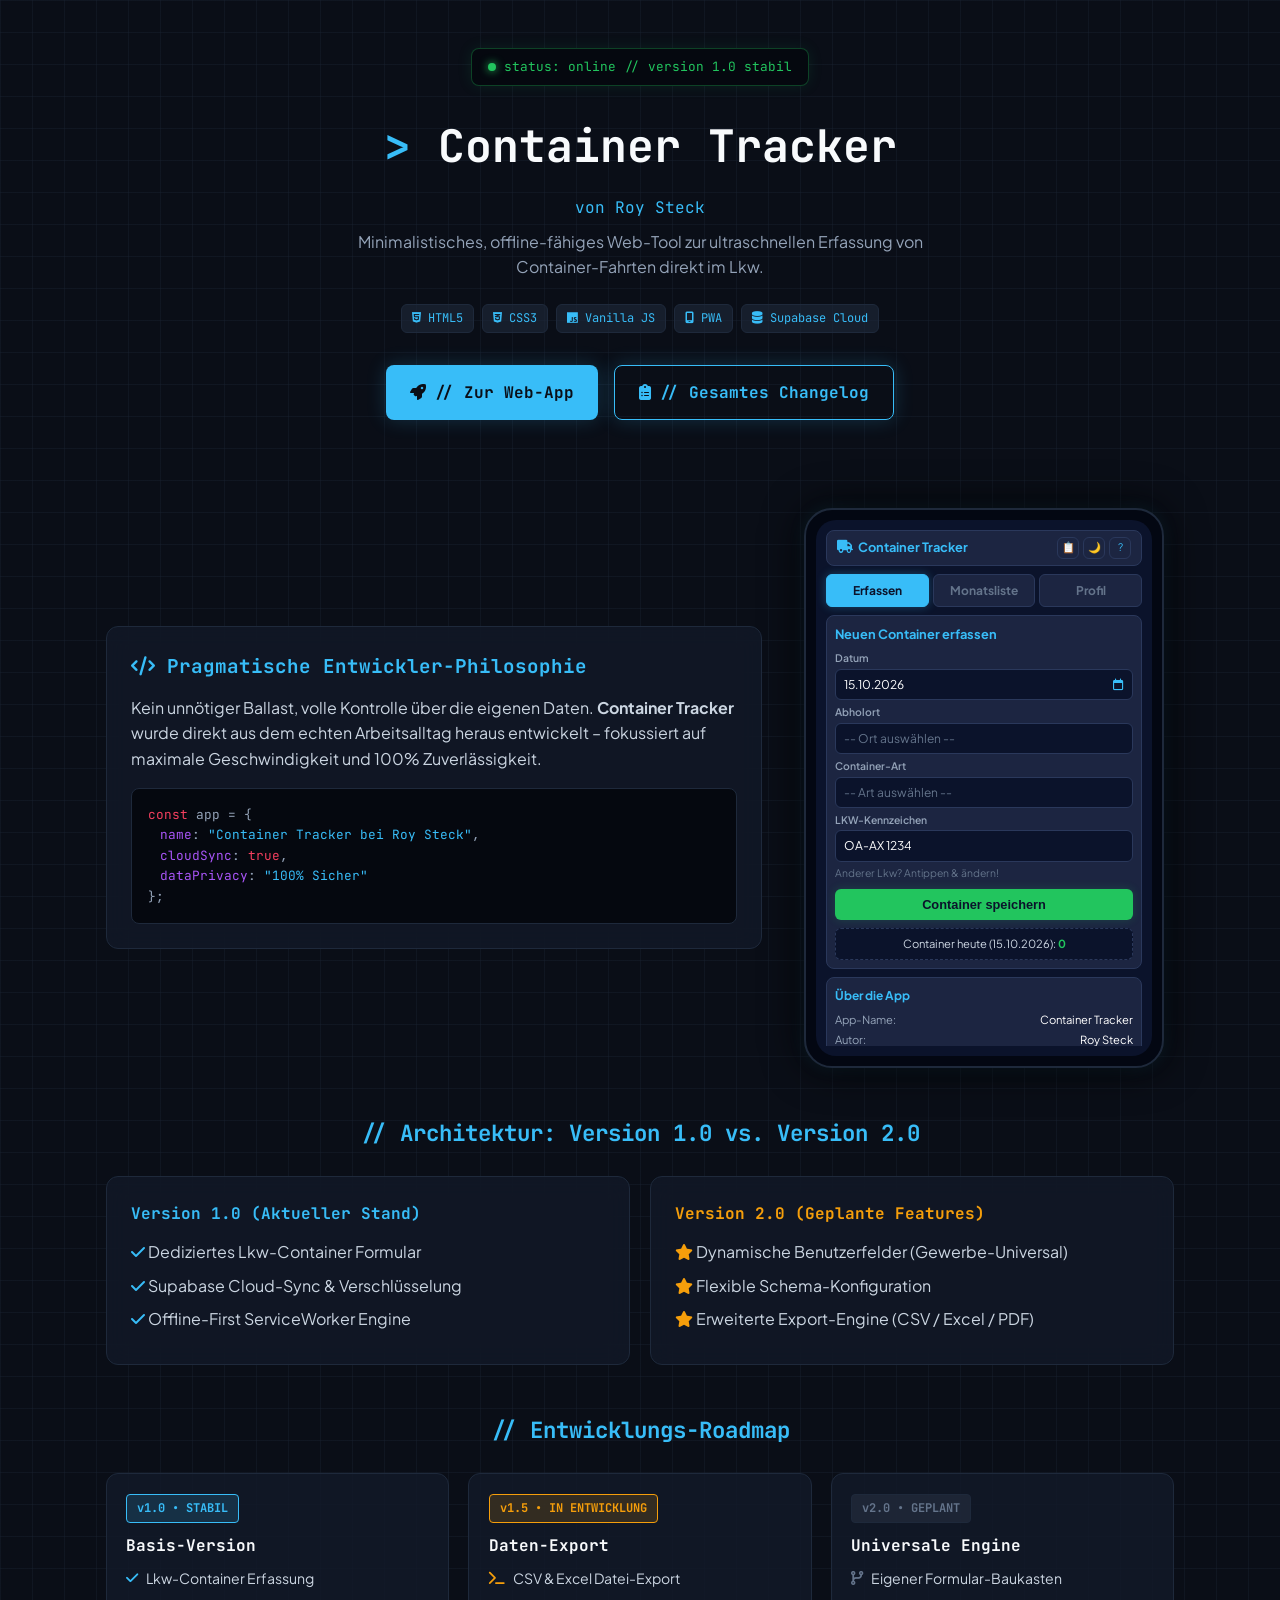
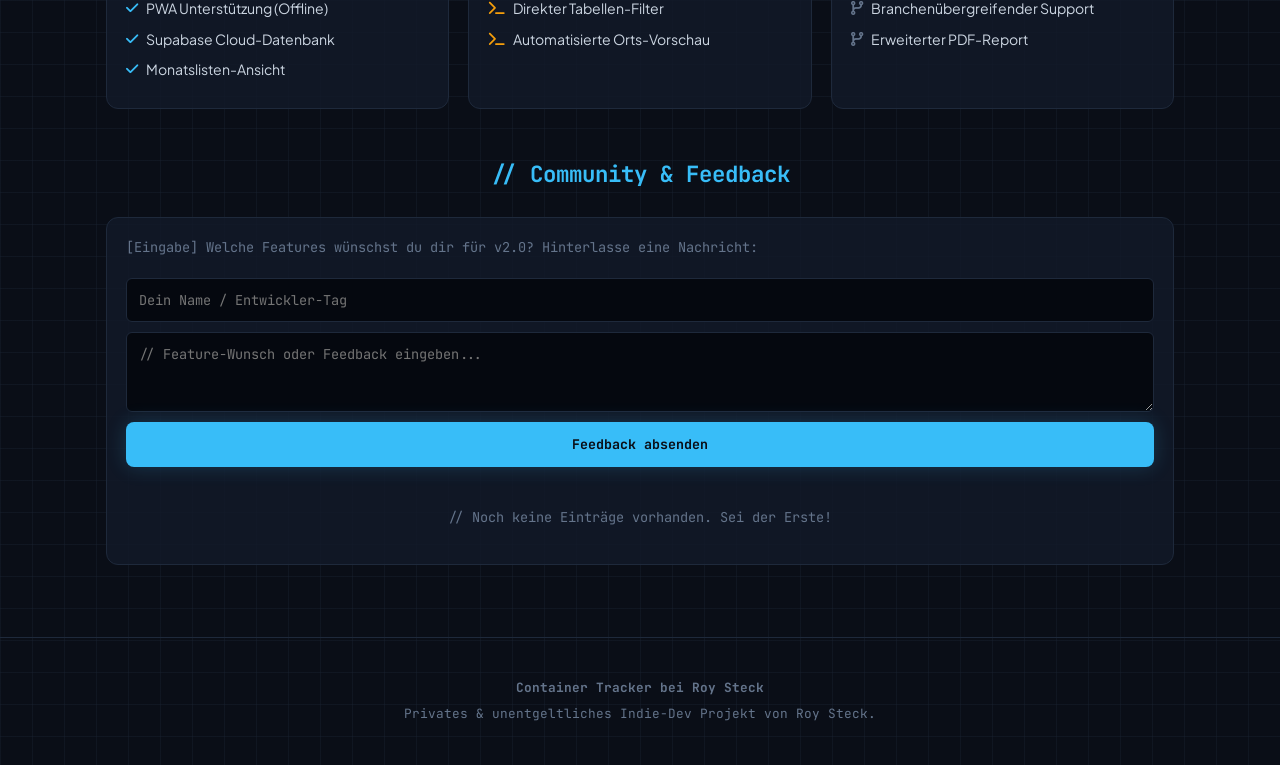
<file: index.html>
<!DOCTYPE html>
<html lang="de">
<head>
  <meta charset="UTF-8">
  <meta name="viewport" content="width=device-width, initial-scale=1.0">
  <title>Container Tracker bei Roy Steck - Dev Showcase</title>
  <link rel="stylesheet" href="https://cdnjs.cloudflare.com/ajax/libs/font-awesome/6.4.0/css/all.min.css">
  <link rel="preconnect" href="https://fonts.googleapis.com">
  <link rel="preconnect" href="https://fonts.gstatic.com" crossorigin>
  <link href="https://fonts.googleapis.com/css2?family=JetBrains+Mono:wght@400;500;700&family=Plus+Jakarta+Sans:wght@400;600;800&display=swap" rel="stylesheet">
  
  <link rel="stylesheet" href="landing.css">
</head>
<body>

  <section class="hero">
    <div class="terminal-badge">
      <div class="terminal-dot"></div>
      <span>status: online // version 1.0 stabil</span>
    </div>

    <h1><span class="prompt">></span> Container Tracker</h1>
    <p style="font-family: var(--font-mono); color: var(--accent-cyan); margin-bottom: 0.5rem;">von Roy Steck</p>
    <p class="subtitle">Minimalistisches, offline-fähiges Web-Tool zur ultraschnellen Erfassung von Container-Fahrten direkt im Lkw.</p>
    
    <div class="tech-stack">
      <span class="tech-pill"><i class="fa-brands fa-html5"></i> HTML5</span>
      <span class="tech-pill"><i class="fa-brands fa-css3-alt"></i> CSS3</span>
      <span class="tech-pill"><i class="fa-brands fa-js"></i> Vanilla JS</span>
      <span class="tech-pill"><i class="fa-solid fa-mobile-screen"></i> PWA</span>
      <span class="tech-pill"><i class="fa-solid fa-database"></i> Supabase Cloud</span>
    </div>

    <div style="display: flex; gap: 1rem; justify-content: center; flex-wrap: wrap;">
      <a href="app.html" class="btn-action"><i class="fa-solid fa-rocket"></i> // Zur Web-App</a>
      <a href="changelog.html" class="btn-action" style="background: transparent; color: var(--accent-cyan); border: 1px solid var(--accent-cyan);"><i class="fa-solid fa-clipboard-list"></i> // Gesamtes Changelog</a>
    </div>
  </section>

  <div class="container">
    
    <div class="showcase-grid">
      <div class="glass-card">
        <h2 style="color: var(--accent-cyan); font-family: var(--font-mono); font-size: 1.2rem; margin-bottom: 0.8rem;">
          <i class="fa-solid fa-code"></i> Pragmatische Entwickler-Philosophie
        </h2>
        <p style="margin-bottom: 0.8rem; color: #cbd5e1;">Kein unnötiger Ballast, volle Kontrolle über die eigenen Daten. <strong>Container Tracker</strong> wurde direkt aus dem echten Arbeitsalltag heraus entwickelt – fokussiert auf maximale Geschwindigkeit und 100% Zuverlässigkeit.</p>
        
        <div class="code-card">
          <div><span class="kwd">const</span> app = {</div>
          <div style="padding-left: 12px;"><span class="var">name</span>: <span class="str">"Container Tracker bei Roy Steck"</span>,</div>
          <div style="padding-left: 12px;"><span class="var">cloudSync</span>: <span class="kwd">true</span>,</div>
          <div style="padding-left: 12px;"><span class="var">dataPrivacy</span>: <span class="str">"100% Sicher"</span></div>
          <div>};</div>
        </div>
      </div>

      <!-- Phone Frame mit fester Höhe -->
      <div class="phone-container">
        <div class="phone-frame">
          <div class="phone-screen">
            
            <!-- App Top Header -->
            <div class="app-top-bar">
              <div class="app-top-title"><i class="fa-solid fa-truck"></i> Container Tracker</div>
              <div class="app-top-icons">
                <div class="app-icon-btn">📋</div>
                <div class="app-icon-btn">🌙</div>
                <div class="app-icon-btn">?</div>
              </div>
            </div>

            <!-- Tabs -->
            <div class="app-nav-tabs">
              <div class="app-tab active" onclick="switchMockTab(0)">Erfassen</div>
              <div class="app-tab" onclick="switchMockTab(1)">Monatsliste</div>
              <div class="app-tab" onclick="switchMockTab(2)">Profil</div>
            </div>

            <div class="app-card-box">
              
              <!-- TAB 1: ERFASSEN -->
              <div class="tab-content active" id="mock-tab-0">
                <div class="cyber-card">
                  <div class="cyber-title">Neuen Container erfassen</div>

                  <div class="mock-label">Datum</div>
                  <div class="mock-field" style="display: flex; justify-content: space-between; align-items: center;">
                    <span>15.10.2026</span>
                    <i class="fa-regular fa-calendar" style="color: var(--accent-cyan);"></i>
                  </div>

                  <div class="mock-label">Abholort</div>
                  <div class="mock-field" style="color: #64748b;">-- Ort auswählen --</div>

                  <div class="mock-label">Container-Art</div>
                  <div class="mock-field" style="color: #64748b;">-- Art auswählen --</div>

                  <div class="mock-label">LKW-Kennzeichen</div>
                  <div class="mock-field">OA-AX 1234</div>
                  <div style="font-size: 0.65rem; color: #64748b; margin-top: 3px;">Anderer Lkw? Antippen & ändern!</div>

                  <button class="mock-btn-cyan">Container speichern</button>

                  <div class="summary-box-mock">
                    Container heute (15.10.2026): <span style="color: #22c55e; font-weight: bold;">0</span>
                  </div>
                </div>

                <div class="cyber-card" style="margin-top: 8px;">
                  <div class="cyber-title" style="font-size: 0.75rem;">Über die App</div>
                  <div style="font-size: 0.7rem; color: #94a3b8; display: flex; justify-content: space-between; margin-bottom: 2px;">
                    <span>App-Name:</span> <span style="color: #fff;">Container Tracker</span>
                  </div>
                  <div style="font-size: 0.7rem; color: #94a3b8; display: flex; justify-content: space-between;">
                    <span>Autor:</span> <span style="color: #fff;">Roy Steck</span>
                  </div>
                </div>
              </div>

              <!-- TAB 2: MONATSLISTE -->
              <div class="tab-content" id="mock-tab-1">
                <div class="cyber-card" style="flex-grow: 1; display: flex; flex-direction: column;">
                  <div style="display: flex; justify-content: space-between; align-items: center; margin-bottom: 8px;">
                    <span class="cyber-title" style="margin-bottom: 0;">Monatsübersicht</span>
                    <div style="background: rgba(15, 23, 42, 0.8); border: 1px solid #1e293b; padding: 2px 6px; border-radius: 4px; font-size: 0.7rem; color: #fff;">
                      Oktober 2026
                    </div>
                  </div>

                  <div style="background: rgba(15, 23, 42, 0.9); display: grid; grid-template-columns: 1fr 1fr 1fr; padding: 4px; font-size: 0.65rem; font-weight: 700; color: var(--accent-cyan); text-align: center; border-radius: 4px; border: 1px solid #1e293b;">
                    <span>Datum</span>
                    <span>Art & Ort</span>
                    <span>Aktion</span>
                  </div>

                  <div style="text-align: center; color: #64748b; font-size: 0.75rem; padding: 30px 0; flex-grow: 1;">
                    Keine Einträge in diesem Monat.
                  </div>

                  <div class="summary-box-mock" style="margin-top: auto;">
                    Gesamt-Container: <span style="color: var(--accent-cyan); font-weight: bold;">0</span>
                  </div>

                  <button class="mock-btn-cyan" style="background: var(--accent-cyan); color: #0a0e17; margin-top: 6px;">PDF / Druckansicht</button>
                </div>
              </div>

              <!-- TAB 3: PROFIL -->
              <div class="tab-content" id="mock-tab-2">
                <div class="cyber-card">
                  <div class="cyber-title">Benutzerprofil</div>

                  <div class="mock-label">Vollständiger Name</div>
                  <div class="mock-field">Roy Steck</div>

                  <div class="mock-label">Stamm-LKW-Kennzeichen</div>
                  <div class="mock-field">OA-AX 1234</div>

                  <button class="mock-btn-cyan" style="margin-top: 8px;">Profil speichern</button>

                  <div style="border-top: 1px solid #1e293b; margin-top: 10px; padding-top: 8px;">
                    <div style="font-weight: 700; color: #fff; font-size: 0.7rem;">Datenschutz & Sicherheit</div>
                    <div style="font-size: 0.62rem; color: #64748b; margin-top: 2px; line-height: 1.2;">Daten werden verschlüsselt in deiner Datenbank gespeichert.</div>
                  </div>

                  <div style="display: grid; grid-template-columns: 1fr 1fr; gap: 6px; margin-top: 8px;">
                    <button style="background: #334155; color: #fff; border: none; padding: 6px; border-radius: 6px; font-weight: 700; font-size: 0.7rem;">Abmelden</button>
                    <button style="background: #ef4444; color: #fff; border: none; padding: 6px; border-radius: 6px; font-weight: 700; font-size: 0.7rem;">Löschen</button>
                  </div>
                </div>
              </div>

            </div>

          </div>
        </div>
      </div>
    </div>

    <!-- Architektur-Vergleich -->
    <h2 class="section-title">// Architektur: Version 1.0 vs. Version 2.0</h2>
    <div class="comparison-grid">
      <div class="glass-card">
        <h3 style="color: var(--accent-cyan); font-family: var(--font-mono); margin-bottom: 0.8rem; font-size: 1rem;">Version 1.0 (Aktueller Stand)</h3>
        <ul style="list-style: none; color: #cbd5e1;">
          <li style="margin-bottom: 8px;"><i class="fa-solid fa-check" style="color: var(--accent-cyan);"></i> Dediziertes Lkw-Container Formular</li>
          <li style="margin-bottom: 8px;"><i class="fa-solid fa-check" style="color: var(--accent-cyan);"></i> Supabase Cloud-Sync & Verschlüsselung</li>
          <li style="margin-bottom: 8px;"><i class="fa-solid fa-check" style="color: var(--accent-cyan);"></i> Offline-First ServiceWorker Engine</li>
        </ul>
      </div>

      <div class="glass-card">
        <h3 style="color: var(--accent-amber); font-family: var(--font-mono); margin-bottom: 0.8rem; font-size: 1rem;">Version 2.0 (Geplante Features)</h3>
        <ul style="list-style: none; color: #cbd5e1;">
          <li style="margin-bottom: 8px;"><i class="fa-solid fa-star" style="color: var(--accent-amber);"></i> Dynamische Benutzerfelder (Gewerbe-Universal)</li>
          <li style="margin-bottom: 8px;"><i class="fa-solid fa-star" style="color: var(--accent-amber);"></i> Flexible Schema-Konfiguration</li>
          <li style="margin-bottom: 8px;"><i class="fa-solid fa-star" style="color: var(--accent-amber);"></i> Erweiterte Export-Engine (CSV / Excel / PDF)</li>
        </ul>
      </div>
    </div>

    <!-- RELEASE ROADMAP -->
    <h2 class="section-title" id="roadmap">// Entwicklungs-Roadmap</h2>
    <div class="roadmap-timeline">
      
      <div class="roadmap-card">
        <span class="roadmap-badge badge-live">v1.0 • STABIL</span>
        <h3 style="color: var(--text-main); font-family: var(--font-mono); margin-bottom: 8px; font-size: 1rem;">Basis-Version</h3>
        <ul class="roadmap-list">
          <li><i class="fa-solid fa-check" style="color: var(--accent-cyan);"></i> Lkw-Container Erfassung</li>
          <li><i class="fa-solid fa-check" style="color: var(--accent-cyan);"></i> PWA Unterstützung (Offline)</li>
          <li><i class="fa-solid fa-check" style="color: var(--accent-cyan);"></i> Supabase Cloud-Datenbank</li>
          <li><i class="fa-solid fa-check" style="color: var(--accent-cyan);"></i> Monatslisten-Ansicht</li>
        </ul>
      </div>

      <div class="roadmap-card">
        <span class="roadmap-badge badge-next">v1.5 • IN ENTWICKLUNG</span>
        <h3 style="color: var(--text-main); font-family: var(--font-mono); margin-bottom: 8px; font-size: 1rem;">Daten-Export</h3>
        <ul class="roadmap-list">
          <li><i class="fa-solid fa-terminal" style="color: var(--accent-amber);"></i> CSV & Excel Datei-Export</li>
          <li><i class="fa-solid fa-terminal" style="color: var(--accent-amber);"></i> Direkter Tabellen-Filter</li>
          <li><i class="fa-solid fa-terminal" style="color: var(--accent-amber);"></i> Automatisierte Orts-Vorschau</li>
        </ul>
      </div>

      <div class="roadmap-card">
        <span class="roadmap-badge badge-future">v2.0 • GEPLANT</span>
        <h3 style="color: var(--text-main); font-family: var(--font-mono); margin-bottom: 8px; font-size: 1rem;">Universale Engine</h3>
        <ul class="roadmap-list">
          <li><i class="fa-solid fa-code-branch" style="color: var(--text-muted);"></i> Eigener Formular-Baukasten</li>
          <li><i class="fa-solid fa-code-branch" style="color: var(--text-muted);"></i> Branchenübergreifender Support</li>
          <li><i class="fa-solid fa-code-branch" style="color: var(--text-muted);"></i> Erweiterter PDF-Report</li>
        </ul>
      </div>

    </div>

    <!-- Feedback & Vorschläge -->
    <h2 class="section-title" id="feedback">// Community & Feedback</h2>
    <div class="comments-wrapper">
      <p style="margin-bottom: 1.2rem; color: var(--text-muted); font-family: var(--font-mono); font-size: 0.85rem;">[Eingabe] Welche Features wünschst du dir für v2.0? Hinterlasse eine Nachricht:</p>
      
      <div class="comment-input-group" style="display: flex; flex-direction: column; gap: 10px; margin-bottom: 1.5rem;">
        <input type="text" id="c-name" placeholder="Dein Name / Entwickler-Tag">
        <textarea id="c-msg" rows="3" placeholder="// Feature-Wunsch oder Feedback eingeben..."></textarea>
        <button onclick="postComment()" class="btn-action" style="border: none; cursor: pointer; width: 100%; max-width: none;">Feedback absenden</button>
      </div>

      <div id="comments-box">
        <div id="empty-msg" style="text-align: center; color: var(--text-muted); font-family: var(--font-mono); font-size: 0.85rem; padding: 1rem 0;">
          // Noch keine Einträge vorhanden. Sei der Erste!
        </div>
      </div>
    </div>

  </div>

  <footer>
    <p><strong>Container Tracker bei Roy Steck</strong></p>
    <p style="margin-top: 6px;">Privates & unentgeltliches Indie-Dev Projekt von Roy Steck.</p>
  </footer>

  <script>
    let currentTab = 0;
    let rotateInterval;

    function switchMockTab(index) {
      currentTab = index;
      const tabs = document.querySelectorAll('.app-tab');
      const contents = document.querySelectorAll('.tab-content');

      tabs.forEach((tab, i) => {
        if (i === index) {
          tab.classList.add('active');
        } else {
          tab.classList.remove('active');
        }
      });

      contents.forEach((content, i) => {
        if (i === index) {
          content.classList.index = i;
          content.classList.add('active');
        } else {
          content.classList.remove('active');
        }
      });
    }

    function startAutoRotation() {
      rotateInterval = setInterval(() => {
        currentTab = (currentTab + 1) % 3;
        switchMockTab(currentTab);
      }, 4000);
    }

    startAutoRotation();

    document.querySelectorAll('.app-tab').forEach(tab => {
      tab.addEventListener('click', () => {
        clearInterval(rotateInterval);
      });
    });

    function postComment() {
      const name = document.getElementById('c-name').value || 'Anonym';
      const msg = document.getElementById('c-msg').value;
      if(!msg) return;

      const emptyMsg = document.getElementById('empty-msg');
      if (emptyMsg) emptyMsg.remove();

      const box = document.getElementById('comments-box');
      const div = document.createElement('div');
      div.style.borderTop = '1px dashed var(--border-color)';
      div.style.paddingTop = '1rem';
      div.style.marginTop = '1rem';
      div.style.fontFamily = 'var(--font-mono)';
      div.innerHTML = `<strong style="color: var(--accent-cyan);">${name}</strong> <span style="font-size:0.75rem; color: var(--text-muted);">- gerade eben</span><p style="margin-top: 4px; font-size: 0.9rem; color: #cbd5e1; font-family: var(--font-sans);">${msg}</p>`;
      
      box.prepend(div);
      document.getElementById('c-msg').value = '';
    }
  </script>
</body>
</html>
</file>
<file: landing.css>
:root {
  --bg-dark: #0a0e17;
  --bg-card: rgba(18, 26, 41, 0.8);
  --bg-code: #05080f;
  --accent-cyan: #38bdf8;
  --accent-green: #22c55e;
  --accent-amber: #f59e0b;
  --text-main: #f8fafc;
  --text-muted: #64748b;
  --border-color: #1e293b;
  --border-glow: rgba(56, 189, 248, 0.3);
  --font-mono: 'JetBrains Mono', monospace;
  --font-sans: 'Plus Jakarta Sans', sans-serif;
}

* { box-sizing: border-box; margin: 0; padding: 0; }

body {
  font-family: var(--font-sans);
  background-color: var(--bg-dark);
  background-image: 
    linear-gradient(to right, rgba(30, 41, 59, 0.3) 1px, transparent 1px),
    linear-gradient(to bottom, rgba(30, 41, 59, 0.3) 1px, transparent 1px);
  background-size: 32px 32px;
  color: var(--text-main);
  line-height: 1.6;
  -webkit-tap-highlight-color: transparent;
}

.hero {
  padding: 3rem 1rem 2rem;
  text-align: center;
  position: relative;
}

.terminal-badge {
  display: inline-flex;
  align-items: center;
  gap: 8px;
  background: var(--bg-code);
  color: var(--accent-green);
  font-family: var(--font-mono);
  padding: 0.5rem 1rem;
  border-radius: 8px;
  font-size: 0.8rem;
  border: 1px solid rgba(34, 197, 94, 0.3);
  margin-bottom: 1.5rem;
  box-shadow: 0 0 15px rgba(34, 197, 94, 0.1);
}

.terminal-dot {
  width: 8px;
  height: 8px;
  background-color: var(--accent-green);
  border-radius: 50%;
  box-shadow: 0 0 8px var(--accent-green);
}

h1 {
  font-family: var(--font-mono);
  font-size: clamp(1.8rem, 5vw, 2.8rem);
  font-weight: 700;
  margin-bottom: 0.8rem;
  color: var(--text-main);
}

h1 span.prompt { color: var(--accent-cyan); }

.subtitle {
  max-width: 650px;
  margin: 0 auto 1.5rem;
  color: #94a3b8;
  font-size: 1rem;
}

.tech-stack {
  display: flex;
  flex-wrap: wrap;
  justify-content: center;
  gap: 8px;
  margin-bottom: 2rem;
}

.tech-pill {
  font-family: var(--font-mono);
  font-size: 0.75rem;
  background: rgba(30, 41, 59, 0.6);
  color: var(--accent-cyan);
  padding: 4px 10px;
  border-radius: 6px;
  border: 1px solid var(--border-color);
}

.btn-action {
  display: inline-flex;
  align-items: center;
  justify-content: center;
  gap: 8px;
  background: var(--accent-cyan);
  color: #0a0e17;
  font-family: var(--font-mono);
  padding: 0.85rem 1.5rem;
  border-radius: 8px;
  font-weight: 700;
  text-decoration: none;
  transition: all 0.2s;
  width: 100%;
  max-width: 280px;
  box-shadow: 0 0 20px rgba(56, 189, 248, 0.2);
}

.btn-action:hover {
  transform: translateY(-2px);
  box-shadow: 0 0 30px rgba(56, 189, 248, 0.4);
}

.container {
  max-width: 1100px;
  margin: 0 auto;
  padding: 1.5rem 1rem;
}

.showcase-grid {
  display: grid;
  grid-template-columns: 1fr;
  gap: 2rem;
  align-items: center;
  margin: 2rem 0;
}

@media (min-width: 900px) {
  .showcase-grid { grid-template-columns: 1fr 380px; }
  .btn-action { width: auto; }
}

.glass-card {
  background: var(--bg-card);
  backdrop-filter: blur(12px);
  border: 1px solid var(--border-color);
  border-radius: 12px;
  padding: 1.5rem;
  position: relative;
}

.code-card {
  background: var(--bg-code);
  border: 1px solid var(--border-color);
  border-radius: 8px;
  padding: 1rem;
  font-family: var(--font-mono);
  font-size: 0.8rem;
  color: #94a3b8;
  margin-top: 1rem;
  overflow-x: auto;
}

.code-card .kwd { color: #f43f5e; }
.code-card .str { color: #38bdf8; }
.code-card .var { color: #a855f7; }

/* Phone Frame mit FESTER HÖHE gegen Ruckeln */
.phone-container {
  display: flex;
  justify-content: center;
  width: 100%;
}

.phone-frame {
  width: 100%;
  max-width: 360px;
  height: 560px; /* Feste Gesamthöhe */
  background: #030712;
  border: 2px solid #1e293b;
  border-radius: 28px;
  padding: 10px;
  box-shadow: 0 0 40px rgba(0, 0, 0, 0.9), 0 0 15px rgba(56, 189, 248, 0.15);
  display: flex;
  flex-direction: column;
}

.phone-screen {
  background: #0b132b; /* Original Dark-Blue Cyberpunk Background */
  border-radius: 20px;
  padding: 10px;
  font-size: 0.85rem;
  height: 100%; /* Füllt den Frame exakt aus */
  display: flex;
  flex-direction: column;
  overflow: hidden;
}

.app-top-bar {
  background: #1c2541;
  border-radius: 8px;
  padding: 6px 10px;
  display: flex;
  justify-content: space-between;
  align-items: center;
  margin-bottom: 8px;
  border: 1px solid #2a385b;
}

.app-top-title {
  color: #38bdf8;
  font-weight: 700;
  font-size: 0.8rem;
  display: flex;
  align-items: center;
  gap: 5px;
}

.app-top-icons { display: flex; gap: 4px; }

.app-icon-btn {
  width: 22px; height: 22px; border-radius: 6px;
  background: #1c2541; color: #38bdf8;
  display: flex; align-items: center; justify-content: center;
  font-size: 0.65rem; border: 1px solid #2a385b;
}

.app-nav-tabs {
  display: grid; grid-template-columns: 1fr 1fr 1fr; gap: 4px; margin-bottom: 8px;
}

.app-tab {
  background: #1c2541; color: #64748b; text-align: center; padding: 6px 2px;
  border-radius: 6px; font-weight: 700; font-size: 0.75rem; cursor: pointer;
  border: 1px solid #2a385b; transition: all 0.2s;
}

.app-tab.active {
  background: #38bdf8; color: #0b132b; border-color: #38bdf8;
  box-shadow: 0 0 10px rgba(56, 189, 248, 0.3);
}

.app-card-box {
  flex-grow: 1;
  display: flex;
  flex-direction: column;
  overflow: hidden;
}

.tab-content { display: none; flex-direction: column; height: 100%; }
.tab-content.active { display: flex; }

.cyber-card {
  background: #1c2541;
  border: 1px solid #2a385b;
  border-radius: 8px;
  padding: 8px;
}

.cyber-title {
  font-weight: 700; color: #38bdf8; margin-bottom: 6px; font-size: 0.8rem;
}

.mock-label { font-size: 0.65rem; color: #94a3b8; margin-top: 4px; margin-bottom: 2px; font-weight: 600; }
.mock-field {
  background: #0b132b; border: 1px solid #2a385b; padding: 5px 8px;
  border-radius: 6px; color: #fff; font-size: 0.75rem;
}

.mock-btn-cyan {
  width: 100%; background: #22c55e; color: #0b132b; border: none; padding: 8px;
  border-radius: 6px; font-weight: 700; margin-top: 8px; font-size: 0.8rem;
  box-shadow: 0 0 10px rgba(34, 197, 94, 0.2);
}

.summary-box-mock {
  background: #0b132b; border: 1px dashed #2a385b; border-radius: 6px;
  padding: 6px; text-align: center; font-size: 0.7rem; color: #cbd5e1; margin-top: 8px;
}

.section-title {
  font-family: var(--font-mono); font-size: 1.4rem; font-weight: 700;
  margin: 3rem 0 1.5rem; text-align: center; color: var(--accent-cyan);
}

.comparison-grid, .roadmap-timeline {
  display: grid; grid-template-columns: 1fr; gap: 1.2rem;
}

@media (min-width: 650px) {
  .comparison-grid { grid-template-columns: repeat(2, 1fr); }
  .roadmap-timeline { grid-template-columns: repeat(3, 1fr); }
}

.roadmap-card {
  background: var(--bg-card); border: 1px solid var(--border-color); border-radius: 12px; padding: 1.2rem;
}

.roadmap-badge {
  display: inline-block; font-family: var(--font-mono); font-size: 0.75rem; font-weight: 700; padding: 4px 10px; border-radius: 4px; margin-bottom: 10px;
}

.badge-live { background: rgba(56, 189, 248, 0.15); color: var(--accent-cyan); border: 1px solid var(--accent-cyan); }
.badge-next { background: rgba(245, 158, 11, 0.15); color: var(--accent-amber); border: 1px solid var(--accent-amber); }
.badge-future { background: rgba(100, 116, 139, 0.15); color: var(--text-muted); border: 1px solid var(--border-color); }

.roadmap-list { list-style: none; margin-top: 8px; }
.roadmap-list li { margin-bottom: 8px; font-size: 0.88rem; color: #cbd5e1; display: flex; align-items: center; gap: 8px; }

.comments-wrapper {
  background: var(--bg-card); border: 1px solid var(--border-color); border-radius: 12px; padding: 1.2rem; margin-top: 1.5rem;
}

.comment-input-group input, .comment-input-group textarea {
  width: 100%; background: var(--bg-code); border: 1px solid var(--border-color); padding: 12px; border-radius: 6px; color: #fff; font-family: var(--font-mono); font-size: 0.85rem;
}

footer {
  text-align: center; padding: 2.5rem 1rem; border-top: 1px solid var(--border-color); margin-top: 3rem; color: var(--text-muted); font-family: var(--font-mono); font-size: 0.8rem;
}
</file>
